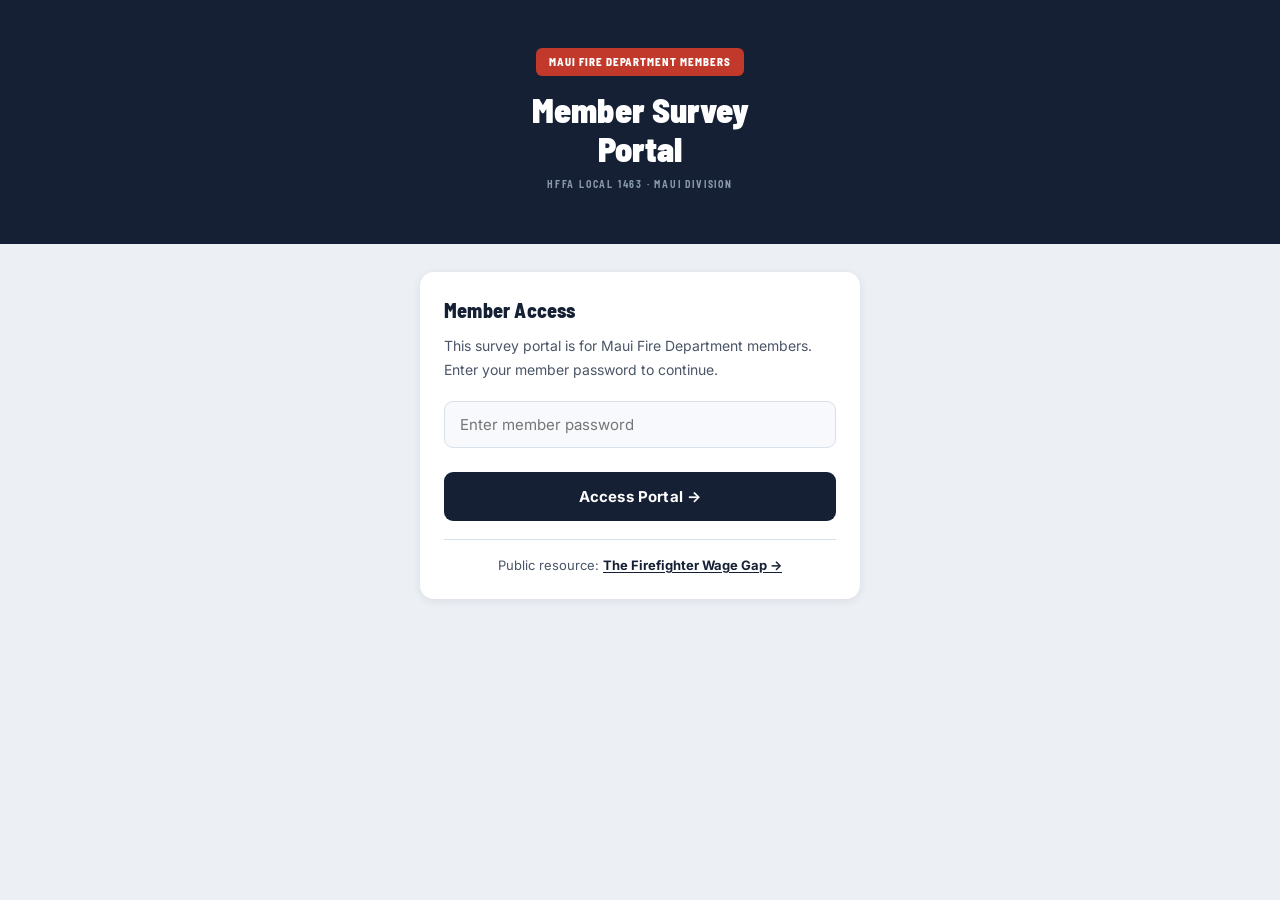
<file: index.html>
<!DOCTYPE html>
<html lang="en">
<head>
  <meta charset="UTF-8" />
  <meta name="viewport" content="width=device-width, initial-scale=1.0" />
  <title>Member Survey - HFFA Local 1463 Maui Division</title>
  <link rel="stylesheet" href="css/style.css" />
</head>
<body>

  <!-- ── PASSWORD GATE ── -->
  <div id="gate" class="gate-wrapper">
    <div class="gate-header">
      <div class="badge">Maui Fire Department Members</div>
      <h1>Member Survey<br>Portal</h1>
      <div class="org" style="margin-top:8px">HFFA Local 1463 · Maui Division</div>
    </div>
    <div class="gate-body">
      <div class="card">
        <h2>Member Access</h2>
        <p>This survey portal is for Maui Fire Department members. Enter your member password to continue.</p>
        <input type="password" id="pw-input" placeholder="Enter member password" onkeydown="if(event.key==='Enter') checkPw()" />
        <div id="pw-error" class="error-msg hidden">Incorrect password. Please try again.</div>
        <button class="btn btn-primary" style="width:100%;margin-top:12px" onclick="checkPw()">
          Access Portal →
        </button>
        <p style="text-align:center;margin:18px 0 0;padding-top:14px;border-top:1px solid var(--border);font-size:13px;color:var(--body)">
          Public resource: <a href="https://wages.mauifirepulse.com" target="_blank" rel="noopener" style="color:var(--navy);font-weight:700;text-decoration:underline;text-underline-offset:2px">The Firefighter Wage Gap →</a>
        </p>
      </div>
    </div>
  </div>

  <!-- ── HOME (after auth) ── -->
  <div id="main" class="hidden">

    <nav class="portal-nav" aria-label="Survey portal">
      <a href="index.html" aria-current="page">Home</a>
      <a href="survey.html">Ranked Survey</a>
      <a href="ff1-survey.html">FF I Survey</a>
      <a href="results.html">Live Results</a>
      <a href="survey_share.html">Share Results</a>
      <a href="cba.html">CBA Reference</a>
      <a href="https://wages.mauifirepulse.com" target="_blank" rel="noopener">Wage Gap</a>
    </nav>

    <header class="site-header">
      <div class="container">
        <div class="badge">All Members — Please Fill Out Your Survey</div>
        <h1>Rank-for-Rank Recall<br>Member Surveys</h1>
        <div class="org">HFFA Local 1463 · Maui Division</div>
        <p class="tagline">R4R affects everyone — not just ranked members. Choose your survey below.</p>
      </div>
    </header>

    <main class="container page-body">

      <!-- Survey choices -->
      <a href="survey.html" class="survey-choice survey-choice-ranked">
        <div class="survey-choice-label">Ranked Members</div>
        <div class="survey-choice-title">Firefighter II, FF III & Captain Survey →</div>
        <div class="survey-choice-sub">R4R hours, the apparatus restriction, the TA double standard, and proposed changes.</div>
      </a>

      <a href="ff1-survey.html" class="survey-choice survey-choice-ff1">
        <div class="survey-choice-label">Firefighter I</div>
        <div class="survey-choice-title">Firefighter I Survey →</div>
        <div class="survey-choice-sub">Your experience with R4R, crew safety, relocations, and whether the policy accounts for you.</div>
      </a>

      <!-- About section -->
      <div class="card" style="margin-top:8px">
        <h2>What these surveys are about</h2>
        <p>The CBA guarantees every ranked member 288 hours of R4R opportunity per fiscal year. The department's current policy restricts that recall to the same apparatus class only. Here is what that means in practice:</p>

        <div class="apparatus-chart">
          <div class="chart-header">
            <span>Apparatus</span>
            <span>Accessible R4R Counterparts</span>
          </div>
          <div id="chart-rows"></div>
          <div class="chart-legend">
            <span><strong style="color:var(--navy)">Bold</strong> = accessible under current restriction</span>
            <span style="color:var(--light)">/ total = exists but impractical</span>
          </div>
        </div>

        <p>Nearly every FF III and Captain was trained through engine companies at some point. A FF I can TA to FF III on almost any apparatus. R4R affects the whole crew — including FF Is who may be relocated when ranked members work back-12 shifts. Both voices matter.</p>
        <p style="margin-top:4px"><a href="cba.html" style="color:var(--navy);font-weight:700;text-decoration:underline;text-underline-offset:2px">Read the actual CBA language — R4R, Temporary Assignments & Substitution →</a></p>
      </div>

      <div class="notice-box notice-blue">
        <strong>Both surveys are completely anonymous.</strong> No names, badge numbers, or identifying information are collected or stored.
      </div>

      <p class="meta-text">Each survey takes about 5 minutes · Results are visible to all members</p>

    </main>
  </div>

  <script>
    const APPARATUS = [
      { name: "Engine",  accessible: 13, total: 14, note: null, zero: false },
      { name: "Tanker",  accessible: 3,  total: 7,  note: "3 at remote/off-island stations (Hana, Lanai, Molokai)", zero: false },
      { name: "BC Aid",  accessible: 5,  total: 6,  note: "Split 3 per battalion", zero: false },
      { name: "Ladder",  accessible: 1,  total: 2,  note: "Single counterpart on the other side of the island", zero: false },
      { name: "Hazmat",  accessible: 0,  total: 1,  note: "No counterparts exist anywhere in the county", zero: true },
      { name: "Rescue",  accessible: 0,  total: 1,  note: "No counterparts exist anywhere in the county", zero: true },
    ];

    async function checkPw() {
      const val = document.getElementById("pw-input").value.trim();
      const err = document.getElementById("pw-error");
      try {
        const res = await fetch("/api/results?check=1", { headers: { "x-member-pass": val } });
        if (res.ok) {
          sessionStorage.setItem("r4r_auth", "1");
          sessionStorage.setItem("r4r_pass", val);
          err.classList.add("hidden");
          showMain();
        } else {
          err.textContent = "Incorrect password. Please try again.";
          err.classList.remove("hidden");
          document.getElementById("pw-input").classList.add("input-error");
        }
      } catch {
        err.textContent = "Couldn't reach the server. Check your connection and try again.";
        err.classList.remove("hidden");
      }
    }

    function showMain() {
      document.getElementById("gate").classList.add("hidden");
      document.getElementById("main").classList.remove("hidden");
      buildChart();
    }

    function buildChart() {
      const MAX = 13;
      document.getElementById("chart-rows").innerHTML = APPARATUS.map((d) => {
        const pct   = d.accessible === 0 ? 2 : Math.round((d.accessible / MAX) * 100);
        const color = d.accessible === 0 ? "#C0392B" : "#162035";
        const opacity = d.accessible === 0 ? "0.35" : "1";
        const countHtml = d.accessible === 0
          ? `<span style="color:var(--red);font-weight:700">0</span>`
          : `<strong>${d.accessible}</strong><span class="of-total"> / ${d.total - 1}</span>`;
        return `<div class="chart-row ${d.zero ? "chart-row-zero" : ""}">
          <div class="chart-row-inner">
            <div class="chart-label">${d.name}</div>
            <div class="chart-bar-wrap"><div class="chart-bar" style="width:${pct}%;background:${color};opacity:${opacity}"></div></div>
            <div class="chart-count ${d.zero ? "zero" : ""}">${countHtml}</div>
          </div>
          ${d.note ? `<div class="chart-note">${d.note}</div>` : ""}
        </div>`;
      }).join("");
    }

    if (sessionStorage.getItem("r4r_auth") === "1") showMain();
  </script>
</body>
</html>
</file>
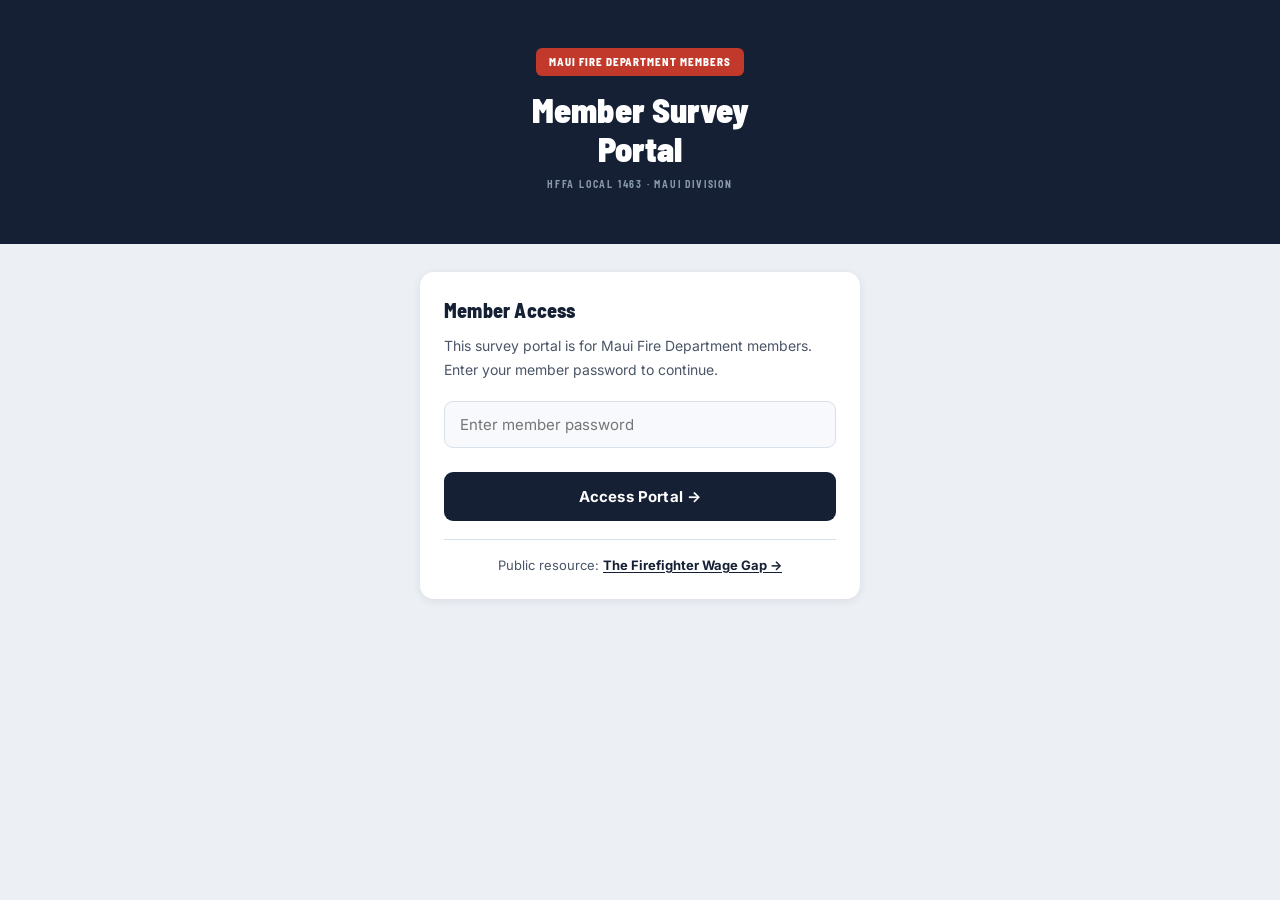
<file: cba.html>
<!DOCTYPE html>
<html lang="en">
<head>
  <meta charset="UTF-8" />
  <meta name="viewport" content="width=device-width, initial-scale=1.0" />
  <title>CBA Reference - HFFA Local 1463 Maui Division</title>
  <link rel="stylesheet" href="css/style.css" />
  <link rel="stylesheet" href="css/cba.css" />
  <script src="js/gate.js"></script>
</head>
<body>

  <a class="skip-link" href="#cba-main">Skip to content</a>

  <nav class="portal-nav" aria-label="Survey portal">
    <a href="index.html">Home</a>
    <a href="survey.html">Ranked Survey</a>
    <a href="ff1-survey.html">FF I Survey</a>
    <a href="results.html">Live Results</a>
    <a href="survey_share.html">Share Results</a>
    <a href="cba.html" aria-current="page">CBA Reference</a>
  </nav>

  <!-- ── HEADER ── -->
  <header class="site-header">
    <div class="container">
      <div class="badge">2021&ndash;2025 CBA</div>
      <h1>CBA Reference</h1>
      <div class="org">HFFA Local 1463 &middot; Maui Division</div>
    </div>
  </header>

  <!-- ── TABS ── -->
  <div class="cba-tabs container">
    <div class="cba-tablist" role="tablist" aria-label="CBA sections">
      <button class="cba-tab active" id="tab-r4r" role="tab" aria-selected="true" aria-controls="panel-r4r" tabindex="0" data-panel="r4r">
        <span class="cba-tab-code">R4R</span>
        <span class="cba-tab-label">Rank-for-Rank Recall</span>
      </button>
      <button class="cba-tab" id="tab-ta" role="tab" aria-selected="false" aria-controls="panel-ta" tabindex="-1" data-panel="ta">
        <span class="cba-tab-code">TA</span>
        <span class="cba-tab-label">Temporary Assignments</span>
      </button>
      <button class="cba-tab" id="tab-sub" role="tab" aria-selected="false" aria-controls="panel-sub" tabindex="-1" data-panel="sub">
        <span class="cba-tab-code">SUB</span>
        <span class="cba-tab-label">Substitution</span>
      </button>
    </div>
  </div>

  <main class="container page-body" id="cba-main">

    <!-- ═══ PANEL 1 — RANK-FOR-RANK RECALL ═══ -->
    <section class="cba-panel" id="panel-r4r" role="tabpanel" aria-labelledby="tab-r4r" tabindex="0">
      <div class="cba-hero">
        <span class="cba-hero-number" aria-hidden="true">27-A</span>
        <div>
          <p class="cba-eyebrow">Section 27-A</p>
          <h2 class="cba-title">Rank-for-Rank Recall</h2>
          <p class="cba-cite"><strong>2021&ndash;2025 HFFA CBA</strong> &nbsp;&middot;&nbsp; Unit 11 &ndash; Firefighters &nbsp;&middot;&nbsp; Pages 15&ndash;16</p>
        </div>
      </div>

      <div class="cba-block">
        <div class="cba-sub">
          <span class="cba-sub-letter" aria-hidden="true">A</span>
        </div>
        <div class="cba-indent">
          <span class="cba-eff">Effective July 1, 2014</span>
          <ol class="cba-numlist" role="list">
            <li>
              <span class="cba-num" aria-hidden="true">1</span>
              <p>The Employer and Union recognize the need to recall Employees on a rank-for-rank basis to prevent and avoid safety and morale problems. This section shall not interfere with management&rsquo;s right to manage and recall personnel in compliance with this Agreement and existing laws, rules and regulations. The application of Section 27 (Temporary Assignments) shall be modified to accommodate the Rank-for-Rank Recall programs for each jurisdiction.</p>
            </li>
            <li>
              <span class="cba-num" aria-hidden="true">2</span>
              <p>Eligible fire fighters shall be offered twelve (12) shifts (288 hours) per fiscal year via this program, with no premium payments directly related to overtime work such as, but not limited to, compensation for travel time to and from work and mileage reimbursement. All eligible fire fighters (Fire Fighter II, Fire Fighter III and Fire Captain for the Counties and Airport Fire Equipment Operator, Airport Fire Lieutenant and Airport Fire Captain for the State) shall notify the Fire Chief of their availability for this Rank-for-Rank Recall program as provided in the Rank-for-Rank Recall procedures. Failure to do so shall result in the waiver of the fire fighter&rsquo;s opportunity for this Rank-for-Rank Recall program. For purposes of this section, fire fighters participating in the recall program are not eligible for Temporary Change in Station Pay provided in Section 26 B.</p>
            </li>
            <li>
              <span class="cba-num" aria-hidden="true">3</span>
              <p>The Fire Chief or designee in each jurisdiction has the sole responsibility to assign rank-for-rank recall (Fire Fighter II, Fire Fighter III and Fire Captain for the Counties and Airport Fire Equipment Operator, Airport Fire Lieutenant and Airport Fire Captain for the State), and shall in good faith endeavor to assign such overtime work on a fair and equitable basis giving due consideration to operational requirements. Procedures to implement the Rank-for-Rank Recall program including proper and timely notification of availability and eligibility limitations for this program pursuant to 2. above shall be developed in good-faith consultation between the parties. There shall be no changes in the classifications covered by said policy and procedures.</p>
            </li>
            <li>
              <span class="cba-num" aria-hidden="true">4</span>
              <p>Each jurisdiction shall, in good faith, meet with the Union at least annually to monitor the costs, the operational efficiency, the equitable distribution of overtime among the various fire fighter ranks and to assess the viability of modifying, continuing or expanding this program prior to the expiration of the Unit 11 Agreement.</p>
            </li>
          </ol>
        </div>
      </div>

      <div class="cba-pagecite">
        <span>2021&ndash;2025 HFFA Collective Bargaining Agreement (CBA)</span>
        <span>Sec. 27-A &middot; Pages 15&ndash;16</span>
      </div>
    </section>

    <!-- ═══ PANEL 2 — TEMPORARY ASSIGNMENTS ═══ -->
    <section class="cba-panel" id="panel-ta" role="tabpanel" aria-labelledby="tab-ta" tabindex="0" hidden>
      <div class="cba-hero">
        <span class="cba-hero-number" aria-hidden="true">27</span>
        <div>
          <p class="cba-eyebrow">Section 27</p>
          <h2 class="cba-title">Temporary Assignments</h2>
          <p class="cba-cite"><strong>2021&ndash;2025 HFFA CBA</strong> &nbsp;&middot;&nbsp; Unit 11 &ndash; Firefighters &nbsp;&middot;&nbsp; Page 15</p>
        </div>
      </div>

      <div class="cba-block">
        <div class="cba-sub">
          <span class="cba-sub-letter" aria-hidden="true">A</span>
        </div>
        <div class="cba-indent">
          <p class="cba-text">Temporary assignments shall be made in accordance with existing laws, rules and regulations and as provided in this section. Temporary assignments shall be made on a rotating basis from among qualified regular Employees within the same company, unit or bureau; and who are on the same platoon as that in which the temporary assignment originates. If such Employees are unavailable then temporary assignment priority shall be given to qualified regular Employees on the same platoon who are within the same station; and after that the same division as that in which the temporary assignment originates. Thereafter, consideration shall be given to qualified regular Employees in the same station on other platoons before other qualified regular Employees are considered. Notwithstanding the foregoing to the contrary, Employees serving their twelve (12) month probationary period may be given temporary assignments in cases of extreme emergency.</p>
          <p class="cba-text">A qualified regular Employee shall mean an Employee who has demonstrated, through training, experience or performance, the ability to assume substantially all of the significant duties and responsibilities of the higher position as determined by the Employer or its designated representatives within the Fire Department.</p>
        </div>
      </div>

      <hr class="cba-divider" />

      <div class="cba-block">
        <div class="cba-sub">
          <span class="cba-sub-letter" aria-hidden="true">B</span>
          <span class="cba-sub-title">First-Line Fire Apparatus Having No Assigned and Compensated Operator.</span>
        </div>
        <div class="cba-indent">
          <p class="cba-text">When an Employee is assigned responsibility to service, check, prepare for response and operate (for non-emergency purposes) first-line fire apparatus having no assigned and compensated operator, such Employee shall receive an apparatus operator&rsquo;s differential of one (1) hour pay as though the Employee had been on a temporary assignment as an apparatus operator. In the event an Employee is required to operate such unassigned first-line fire apparatus in response to emergencies, the Employee shall be compensated as though a temporary assignment had been made for one (1) hour or from the time the Employee left the station until the time the Employee returned to the station including restoration time, whichever is greater. The respective Fire Chief or fire operations head in each jurisdiction shall, in consultation with the Union determine which first-line fire apparatuses in the respective jurisdiction have no assigned and compensated operator and which are to be covered by this provision [e.g., Hawaii - tankers; Maui - tanker on Molokai; Kauai - mini pumpers and rescue utility vehicle; State - squirt and mini pumper at HIA, Yankee Walter (3,000) at Keahole and Maui, Yankee Walter (1,500) at Hilo, Kauai, Molokai and Lanai].</p>
        </div>
      </div>

      <div class="cba-pagecite">
        <span>2021&ndash;2025 HFFA Collective Bargaining Agreement (CBA)</span>
        <span>Sec. 27 &middot; Page 15</span>
      </div>
    </section>

    <!-- ═══ PANEL 3 — SUBSTITUTION ═══ -->
    <section class="cba-panel" id="panel-sub" role="tabpanel" aria-labelledby="tab-sub" tabindex="0" hidden>
      <div class="cba-hero">
        <span class="cba-hero-number" aria-hidden="true">11</span>
        <div>
          <p class="cba-eyebrow">Section 11</p>
          <h2 class="cba-title">Substitution</h2>
          <p class="cba-cite"><strong>2021&ndash;2025 HFFA CBA</strong> &nbsp;&middot;&nbsp; Unit 11 &ndash; Firefighters &nbsp;&middot;&nbsp; Page 4</p>
        </div>
      </div>

      <div class="cba-block">
        <p class="cba-text">In conformance to the Fair Labor Standards Act (FLSA), 29 U.S.C. &sect;207(p)(3) and 29 CFR &sect;553.3, Employees may request to substitute for one another during scheduled work hours. Substitution or &ldquo;trading time&rdquo; may only take place between Employees performing work in the same capacity.</p>
        <p class="cba-text">For the purpose of this section, the terms below shall have the stated meaning:</p>
        <div class="cba-def">
          <div class="cba-def-row">
            <span class="cba-def-key">A.</span>
            <p class="cba-def-val">&ldquo;Same Capacity&rdquo; shall mean a qualified Employee (whether of the same or different rank) who is capable of performing the work of the person he or she is substituting for.</p>
          </div>
          <div class="cba-def-row">
            <span class="cba-def-key">B.</span>
            <p class="cba-def-val">&ldquo;Qualified Employee&rdquo; shall mean an Employee who has demonstrated, through training, experience or performance, the ability to assume substantially all of the significant duties and responsibilities of the position as determined by the Employer or its designated representatives within the Fire Department. Employees that substitute in positions that require specific certifications and/or licenses &ndash; i.e., Rescue, HAZMAT, Tiller Operator, etc. &ndash; must also possess those certifications to be eligible to substitute.</p>
          </div>
        </div>
      </div>

      <hr class="cba-divider" />

      <div class="cba-block">
        <p class="cba-text">The request shall demonstrate that there is an agreement to substitute or &ldquo;trade time&rdquo; between the Employees involved, that the agreement was made freely, without coercion and solely at the option of the Employees involved. The agreement shall also set forth where and when the work will be done. The request shall be approved by the department head or his or her designee prior to the work being done. The department may permit such substitutions if it does not interfere with normal departmental operations.</p>
        <p class="cba-text">The hours worked shall be excluded by the Employer in the calculation of the hours for which the substituting Employee would otherwise be entitled to overtime compensation under the FLSA, State law and/or any other applicable law. Where substitution or &ldquo;trading time&rdquo; takes place, the substituted Employee will still be credited as if he or she worked his or her normal work schedule. The substituting Employee will not be paid for the time he or she works the substituted Employee&rsquo;s normal work schedule. However, if after the substituted Employee&rsquo;s normal work schedule ends and the substituting Employee continues to work additional hours, it is the substituting Employee who shall be credited with such additional hours of work.</p>
      </div>

      <hr class="cba-divider" />

      <div class="cba-block">
        <p class="cba-text">As provided under the FLSA, the Employer is not required to keep a record of the hours of the substitute work. However, the Employer in consultation with the Union may elect to adopt procedures to keep a record of the hours of the substitute work.</p>
        <p class="cba-text">Under the FLSA, the Employer is not responsible in any way for ensuring that an Employee &ldquo;returns the substitution&rdquo; to the other Employee. At no time will the Employer be responsible for reimbursing or paying any money to an Employee who did not receive a &ldquo;returned substitution.&rdquo; Relieved or substituted Employees shall not engage in any work-related duties during the period of time they are relieved from work.</p>
      </div>

      <div class="cba-pagecite">
        <span>2021&ndash;2025 HFFA Collective Bargaining Agreement (CBA)</span>
        <span>Sec. 11 &middot; Page 4</span>
      </div>
    </section>

  </main>

  <script src="js/cba.js"></script>
</body>
</html>
</file>
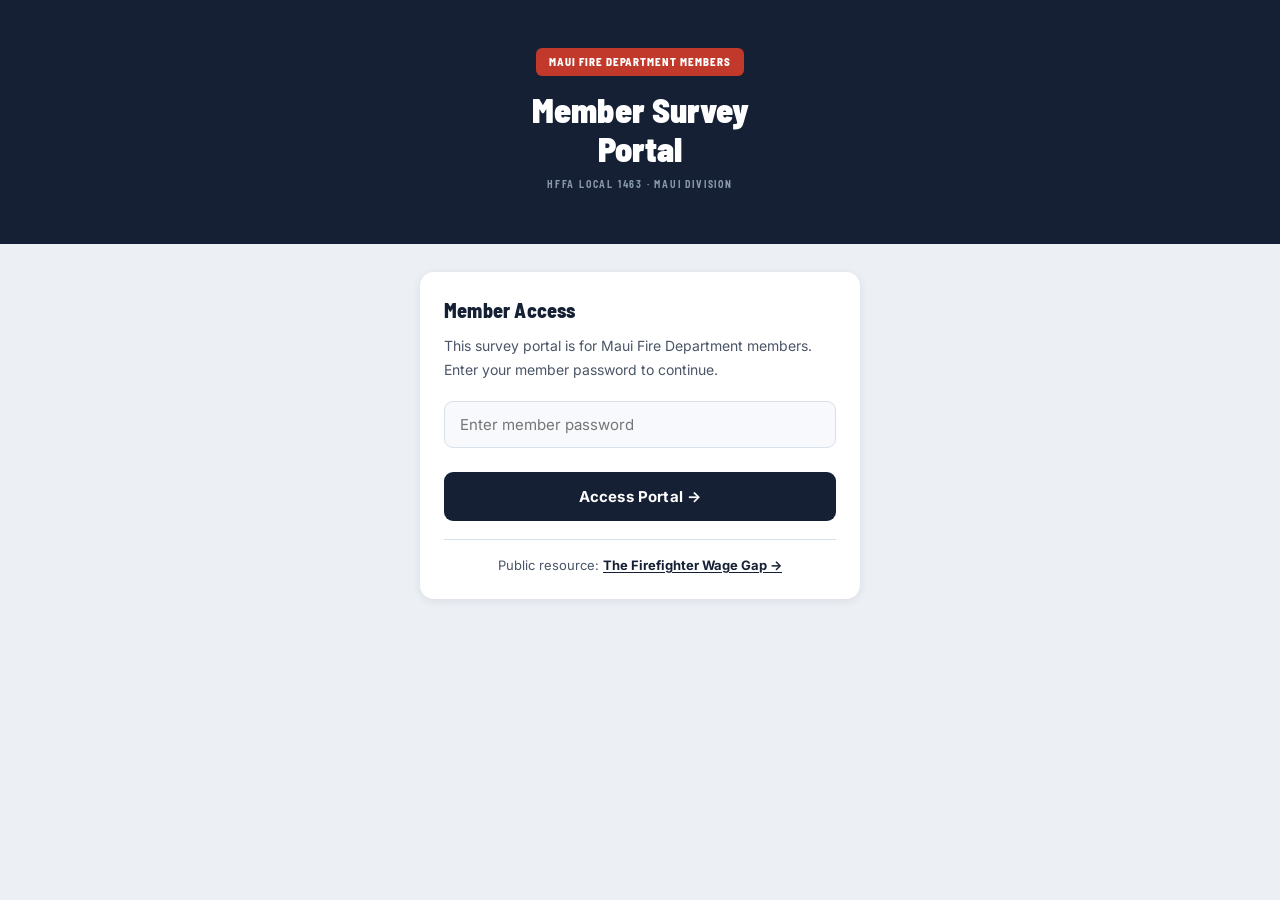
<file: ff1-survey.html>
<!DOCTYPE html>
<html lang="en">
<head>
  <meta charset="UTF-8" />
  <meta name="viewport" content="width=device-width, initial-scale=1.0" />
  <title>Firefighter I Survey - HFFA Local 1463</title>
  <link rel="stylesheet" href="css/style.css" />
  <script src="js/gate.js"></script>
</head>
<body>
  <div class="survey-wrapper ff1-survey">
    <div class="survey-header ff1-header">
      <div class="container">
        <div id="progress-bar" class="progress-bar"></div>
        <div id="section-counter" class="section-counter"></div>
        <h2 id="section-title"></h2>
        <p id="section-subtitle" class="section-subtitle"></p>
      </div>
    </div>
    <div id="survey-body" class="survey-body">
      <div class="container" style="padding-bottom:20px">
        <div id="questions-container"></div>
      </div>
    </div>
    <div class="survey-nav">
      <div class="container">
        <button id="back-btn" class="btn btn-outline" style="flex:0 0 auto;display:none" onclick="goBack()">← Back</button>
        <button id="next-btn" class="btn btn-teal" style="flex:1" onclick="goNext()" disabled>Next Section →</button>
      </div>
    </div>
  </div>
  <script src="js/ff1-survey.js"></script>
</body>
</html>
</file>
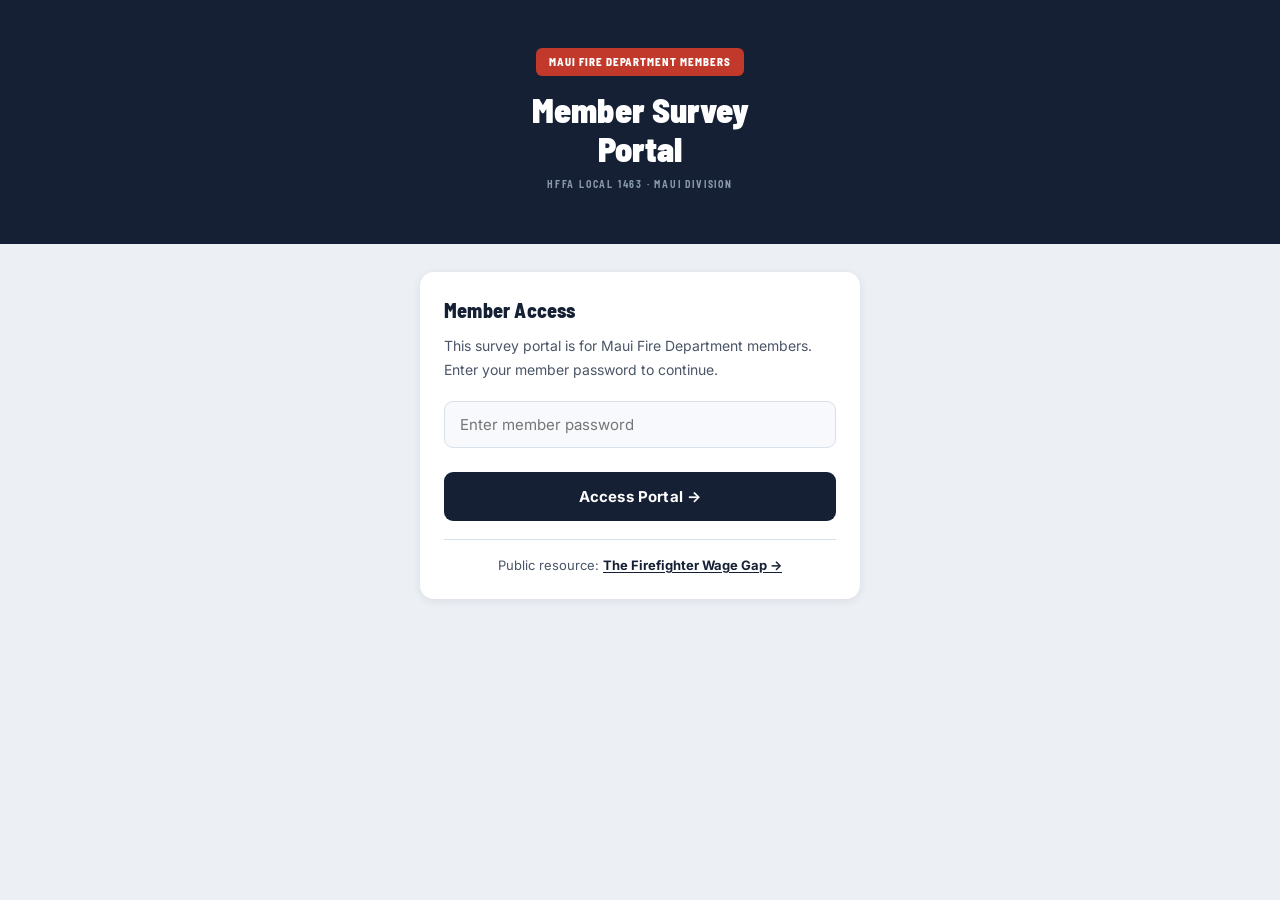
<file: survey.html>
<!DOCTYPE html>
<html lang="en">
<head>
  <meta charset="UTF-8" />
  <meta name="viewport" content="width=device-width, initial-scale=1.0" />
  <title>Ranked Member Survey - HFFA Local 1463</title>
  <link rel="stylesheet" href="css/style.css" />
  <script src="js/gate.js"></script>
</head>
<body>
  <div class="survey-wrapper">
    <div class="survey-header">
      <div class="container">
        <div id="progress-bar" class="progress-bar"></div>
        <div id="section-counter" class="section-counter"></div>
        <h2 id="section-title"></h2>
        <p id="section-subtitle" class="section-subtitle"></p>
      </div>
    </div>
    <div id="survey-body" class="survey-body">
      <div class="container" style="padding-bottom:20px">
        <div id="questions-container"></div>
      </div>
    </div>
    <div class="survey-nav">
      <div class="container">
        <button id="back-btn" class="btn btn-outline" style="flex:0 0 auto;display:none" onclick="goBack()">← Back</button>
        <button id="next-btn" class="btn btn-primary" style="flex:1" onclick="goNext()" disabled>Next Section →</button>
      </div>
    </div>
  </div>
  <script src="js/survey.js"></script>
</body>
</html>
</file>
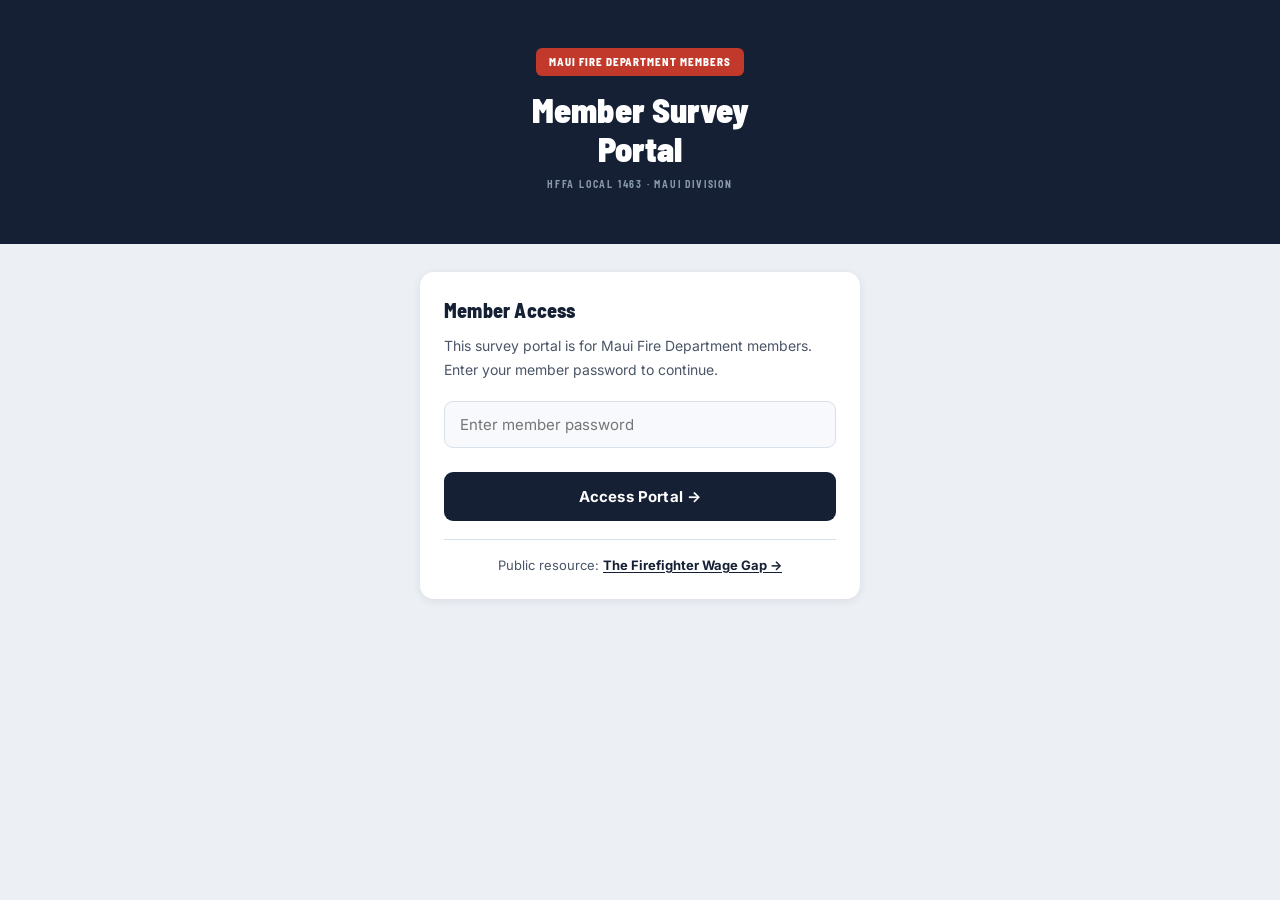
<file: survey_share.html>
<!DOCTYPE html>
<html lang="en">
<head>
<meta charset="UTF-8">
<meta name="viewport" content="width=device-width, initial-scale=1.0">
<title>Survey Results - HFFA Local 1463 Maui Division</title>
<script src="js/gate.js"></script>
<style>
  *, *::before, *::after { box-sizing: border-box; margin: 0; padding: 0; }

  :root {
    --bg:        #0d1117;
    --bg2:       #0f172a;
    --bg3:       #1e293b;
    --border:    #1e293b;
    --border2:   #334155;
    --text:      #f1f5f9;
    --muted:     #94a3b8;
    --dim:       #475569;
    --blue:      #3b82f6;
    --blue-dark: #1e3a8a;
    --blue-mid:  #1d4ed8;
    --blue-text: #93c5fd;
    --green:     #16a34a;
    --mono:      ui-monospace, 'SF Mono', Menlo, 'Cascadia Code', monospace;
    --sans:      'Inter', system-ui, -apple-system, sans-serif;
  }

  html, body {
    background: var(--bg);
    color: var(--text);
    font-family: var(--sans);
    min-height: 100vh;
    -webkit-font-smoothing: antialiased;
  }

  /* ── Portal nav bar (unified · clean · symmetrical · responsive) ── */
  .portal-nav {
    position: sticky; top: 0; z-index: 30;
    background: #0f172a; border-bottom: 2px solid var(--blue-mid);
    display: flex; flex-wrap: wrap; justify-content: center; align-items: center;
    gap: 6px; padding: 9px 14px;
  }
  .portal-nav a {
    font-family: var(--sans); font-size: 12.5px; font-weight: 700;
    letter-spacing: 0.04em; text-transform: uppercase; color: #94a3b8;
    padding: 8px 14px; border-radius: 8px; white-space: nowrap;
    text-decoration: none; transition: background 0.15s, color 0.15s;
  }
  .portal-nav a:hover { background: #1e293b; color: #fff; }
  .portal-nav a[aria-current="page"] { background: var(--blue-mid); color: #fff; }
  .portal-nav a:focus-visible { outline: 2px solid #fff; outline-offset: 2px; }
  @media (max-width: 560px) {
    .portal-nav { gap: 4px; padding: 8px 8px; }
    .portal-nav a { font-size: 11px; padding: 7px 9px; letter-spacing: 0.02em; }
  }

  /* ── Header ── */
  .header {
    background: var(--bg2);
    border-bottom: 1px solid var(--border);
    padding: 14px 16px;
  }
  .header-inner { max-width: 640px; margin: 0 auto; }
  .header-eyebrow {
    font-size: 10px;
    font-weight: 700;
    letter-spacing: 0.1em;
    text-transform: uppercase;
    color: var(--blue);
    margin-bottom: 2px;
  }
  .header-title {
    font-size: 16px;
    font-weight: 800;
    color: var(--text);
  }
  .header-sub {
    font-size: 11px;
    color: var(--dim);
    margin-top: 2px;
  }

  /* ── Tab bar ── */
  .tab-bar {
    background: var(--bg2);
    border-bottom: 1px solid var(--border);
    padding: 8px 16px;
  }
  .tab-bar-inner {
    max-width: 640px; margin: 0 auto;
    display: flex; gap: 6px;
    overflow-x: auto;
    -webkit-overflow-scrolling: touch;
    scrollbar-width: none;
  }
  .tab-bar-inner::-webkit-scrollbar { display: none; }

  .tab-btn {
    white-space: nowrap;
    background: transparent;
    border: none;
    color: var(--dim);
    font-size: 12px;
    font-weight: 600;
    font-family: var(--sans);
    padding: 6px 12px;
    border-radius: 6px;
    cursor: pointer;
    transition: background 0.15s, color 0.15s;
  }
  .tab-btn:hover { background: var(--bg3); color: var(--text); }
  .tab-btn.active { background: var(--blue-mid); color: #fff; }

  /* ── Content ── */
  .content {
    padding: 0 16px 64px;
    max-width: 640px;
    margin: 0 auto;
  }

  /* ── Version description row ── */
  .version-row {
    display: flex;
    align-items: center;
    justify-content: space-between;
    gap: 12px;
    margin-top: 16px;
    margin-bottom: 12px;
  }
  .version-label { font-size: 14px; font-weight: 700; color: var(--text); }
  .version-sub   { font-size: 11px; color: var(--muted); margin-top: 2px; }

  /* ── Copy button ── */
  .copy-btn {
    flex-shrink: 0;
    display: flex;
    align-items: center;
    gap: 7px;
    padding: 9px 16px;
    border-radius: 8px;
    border: none;
    background: var(--blue-mid);
    color: #fff;
    font-size: 13px;
    font-weight: 700;
    font-family: var(--sans);
    cursor: pointer;
    transition: background 0.2s;
  }
  .copy-btn:hover { background: var(--blue); }
  .copy-btn.copied { background: var(--green); }
  .copy-btn svg { flex-shrink: 0; }

  /* ── Section header ── */
  .section-header {
    font-size: 10px;
    font-weight: 700;
    text-transform: uppercase;
    letter-spacing: 0.1em;
    color: var(--dim);
    margin-top: 20px;
    margin-bottom: 8px;
    padding-bottom: 6px;
    border-bottom: 1px solid var(--border2);
  }

  /* ── Preview box ── */
  .preview-box {
    background: var(--bg2);
    border: 1px solid var(--border2);
    border-radius: 12px;
    overflow: hidden;
  }
  .preview-titlebar {
    display: flex;
    align-items: center;
    gap: 6px;
    padding: 10px 14px;
    border-bottom: 1px solid var(--border);
    background: rgba(30,41,59,0.5);
  }
  .dot { width: 8px; height: 8px; border-radius: 50%; }
  .dot-r { background: rgba(239,68,68,0.6); }
  .dot-y { background: rgba(234,179,8,0.6); }
  .dot-g { background: rgba(34,197,94,0.6); }
  .preview-titlebar-label { font-size: 11px; color: var(--dim); margin-left: 6px; }

  .preview-text {
    padding: 14px 16px;
    max-height: 420px;
    overflow-y: auto;
    font-family: var(--mono);
    font-size: 11.5px;
    line-height: 1.7;
    scrollbar-width: thin;
    scrollbar-color: var(--border2) transparent;
  }
  .preview-text::-webkit-scrollbar { width: 4px; }
  .preview-text::-webkit-scrollbar-track { background: transparent; }
  .preview-text::-webkit-scrollbar-thumb { background: var(--border2); border-radius: 4px; }

  .line { white-space: pre; display: block; }
  .line-sep     { color: #1d4ed8; }
  .line-header  { color: #fff; font-weight: 700; }
  .line-section { color: var(--blue-text); font-weight: 600; }
  .line-bullet  { color: #e2e8f0; }
  .line-normal  { color: var(--muted); }
  .line-empty   { height: 6px; display: block; }

  /* ── Meta row ── */
  .meta-row {
    display: flex;
    justify-content: space-between;
    margin-top: 6px;
    font-size: 11px;
    color: var(--dim);
  }

  /* ── How to share ── */
  .how-box {
    margin-top: 20px;
    background: var(--bg2);
    border: 1px solid var(--border2);
    border-radius: 12px;
    overflow: hidden;
  }
  .how-row {
    display: flex;
    gap: 12px;
    padding: 10px 16px;
    border-bottom: 1px solid var(--border);
    align-items: flex-start;
  }
  .how-row:last-child { border-bottom: none; }
  .how-app  { font-size: 11px; font-weight: 700; color: var(--blue-text); width: 110px; flex-shrink: 0; padding-top: 1px; }
  .how-desc { font-size: 11px; color: var(--muted); line-height: 1.5; }
</style>
</head>
<body>

<!-- Unified portal nav -->
<nav class="portal-nav" aria-label="Survey portal">
  <a href="index.html">Home</a>
  <a href="survey.html">Ranked Survey</a>
  <a href="ff1-survey.html">FF I Survey</a>
  <a href="results.html">Live Results</a>
  <a href="survey_share.html" aria-current="page">Share Results</a>
  <a href="cba.html">CBA Reference</a>
</nav>

<!-- Header -->
<div class="header">
  <div class="header-inner">
    <div class="header-eyebrow">HFFA Local 1463 · Maui Division</div>
    <div class="header-title">Survey Results — Share via Text</div>
    <div class="header-sub">Copy either version and paste into any app</div>
  </div>
</div>

<!-- Tab bar -->
<div class="tab-bar">
  <div class="tab-bar-inner">
    <button class="tab-btn active" onclick="switchVersion('member', this)">Member Text</button>
    <button class="tab-btn" onclick="switchVersion('mediation', this)">Mediation Reference</button>
  </div>
</div>

<!-- Content -->
<div class="content">

  <!-- Version row -->
  <div class="version-row">
    <div>
      <div class="version-label" id="version-label">Member Text</div>
      <div class="version-sub" id="version-sub">Short — good for group chat or iMessage</div>
    </div>
    <button class="copy-btn" id="copy-btn" onclick="copyText()">
      <svg width="14" height="14" viewBox="0 0 24 24" fill="none" stroke="currentColor" stroke-width="2" stroke-linecap="round" stroke-linejoin="round">
        <rect x="9" y="9" width="13" height="13" rx="2" ry="2"/>
        <path d="M5 15H4a2 2 0 0 1-2-2V4a2 2 0 0 1 2-2h9a2 2 0 0 1 2 2v1"/>
      </svg>
      Copy text
    </button>
  </div>

  <!-- Preview -->
  <div class="section-header">Preview</div>
  <div class="preview-box">
    <div class="preview-titlebar">
      <div class="dot dot-r"></div>
      <div class="dot dot-y"></div>
      <div class="dot dot-g"></div>
      <span class="preview-titlebar-label">plain text preview</span>
    </div>
    <div class="preview-text" id="preview-text"></div>
  </div>
  <div class="meta-row">
    <span id="char-count"></span>
    <span id="line-count"></span>
  </div>

  <!-- How to share -->
  <div class="how-box">
    <div class="section-header" style="margin: 0; padding: 10px 16px 8px; border-bottom: 1px solid var(--border);">How to share</div>
    <div class="how-row"><div class="how-app">iMessage / SMS</div><div class="how-desc">Tap Copy → open Messages → long press → Paste</div></div>
    <div class="how-row"><div class="how-app">GroupMe / Signal</div><div class="how-desc">Tap Copy → open app → paste into message field</div></div>
    <div class="how-row"><div class="how-app">Email</div><div class="how-desc">Tap Copy → paste into email body — mediation version works best here</div></div>
    <div class="how-row"><div class="how-app">WhatsApp</div><div class="how-desc">Tap Copy → open chat → long press text field → Paste</div></div>
  </div>

</div>

<script>
const TEXTS = {
  member: `HFFA Local 1463 – Maui Division
Member Survey Results (139 responses)

━━━━━━━━━━━━━━━━━━━━━
TOP PRIORITIES
━━━━━━━━━━━━━━━━━━━━━
1. Wages & step progression
   Ranked: 95%  |  FF I: 96%

2. Working hours / shift schedule
   Ranked: 56%  |  FF I: 58%

3. Rank-for-Rank Recall policy
   Ranked: 37%  |  FF I: 20%

4. Promotional process
   Ranked: 36%  |  FF I: 33%

5. Staffing / minimum manning
   Ranked: 31%  |  FF I: 31%

━━━━━━━━━━━━━━━━━━━━━
R4R – KEY NUMBERS
━━━━━━━━━━━━━━━━━━━━━
• 100% of ranked members have
  previously worked an engine

• 18% (15/84) wanted more hours
  but couldn't get them — apparatus
  restriction blocked them

• 50% of ranked said the restriction
  had some impact on R4R access

• 93% of ranked are aware the
  apparatus restriction exists

━━━━━━━━━━━━━━━━━━━━━
THE DOUBLE STANDARD
━━━━━━━━━━━━━━━━━━━━━
• 75% of FF Is (41/55) have TA'd
  to FFIII on a different apparatus

• 83% of ranked know cross-
  apparatus TA is already happening

• 69% of ranked say that same
  logic should apply to R4R

• Support expanding R4R across
  non-cert apparatus: 50%
  Oppose: 17%

━━━━━━━━━━━━━━━━━━━━━
FF I IMPACT
━━━━━━━━━━━━━━━━━━━━━
• 73% of FF Is relocated due to
  R4R at least once

• 69% say that relocation happened
  around 7:30pm

• 47% say they've been negatively
  impacted by the current policy

• 73% say the policy does not
  account for their impact

Results are anonymous.
Survey ran June 2026.
HFFA Local 1463 – Maui Division`,

  mediation: `HFFA LOCAL 1463 – MAUI DIVISION
BU-11 Member Survey — R4R Policy
139 Respondents (84 Ranked / 55 FF I)

━━━━━━━━━━━━━━━━━━━━━
MEMBER PRIORITIES
━━━━━━━━━━━━━━━━━━━━━
Wages & step progression:
  95.7% included in top 3
  78.4% ranked it their #1

R4R Recall policy:
  37% of ranked in top 3
  20% of FF I in top 3

━━━━━━━━━━━━━━━━━━━━━
APPARATUS RESTRICTION DATA
━━━━━━━━━━━━━━━━━━━━━
Awareness:
  93% of ranked are aware
  the restriction exists

Impact on R4R access (n=84):
  No impact:    50%  (42)
  Slight:       19%  (16)
  Moderate:     19%  (16)
  Significant:  10%   (8)
  Blocked all:   2%   (2)
  Any impact:   50% — 42/84

Cert apparatus members who
missed shifts (n=25 applicable):
  72% missed at least 1 shift

Wanted more hours but blocked:
  18% — 15/84 ranked members

━━━━━━━━━━━━━━━━━━━━━
THE DOUBLE STANDARD
━━━━━━━━━━━━━━━━━━━━━
FF I cross-apparatus TA:
  75% (41/55) TA'd to FFIII on
  a different apparatus
  96% (53/55) on any apparatus

Ranked — aware cross-apparatus
TA is already happening:
  83% — 70/84

Ranked — same logic for R4R?
  69% yes — 58/84
  17% no  — 14/84

All ranked previously on engine:
  100% — 84/84

━━━━━━━━━━━━━━━━━━━━━
PROPOSED CHANGE SUPPORT
━━━━━━━━━━━━━━━━━━━━━
Expand R4R across non-cert
apparatus (ranked, n=84):
  Support:   50%  (42)
  Neutral:   33%  (28)
  Oppose:    17%  (14)
  Net margin: +33 points

━━━━━━━━━━━━━━━━━━━━━
FF I DATA
━━━━━━━━━━━━━━━━━━━━━
Relocated due to R4R: 73% (40/55)
Relocated ~7:30pm:   69% (38/55)

Negatively impacted by policy:
  47% — 26/55

Policy accounts for FF I impact:
  73% say it does NOT — 40/55

Junior voice on policy:
  58% say less of a voice
  49% uncomfortable raising concerns

━━━━━━━━━━━━━━━━━━━━━
OPEN FEEDBACK THEMES
━━━━━━━━━━━━━━━━━━━━━
Ranked (61 responses):
  ~23 cross-apparatus / engine access
  ~14 remove or raise 288-hr cap
   ~8 qualification-based access
   ~6 bureau / 40-hr access to R4R
   ~4 consistent with TA rules
   ~9 no change / not a priority

FF I (37 responses):
  ~25 FF I R4R access (dominant)
   ~4 no change / not their issue
   ~5 process / timing / relo issues
   ~3 wages / OT as root concern

Survey ran June 2026.
HFFA Local 1463 – Maui Division`
};

const VERSIONS = {
  member:    { label: 'Member Text',          sub: 'Short — good for group chat or iMessage' },
  mediation: { label: 'Mediation Reference',  sub: 'Full breakdown — best for email or document' }
};

let currentVersion = 'member';

const SECTION_STARTS = [
  'TOP ', 'R4R –', 'THE D', 'FF I ', 'MEMBE', 'APPAR',
  'PROPO', 'OPEN ', 'Survey ran', 'BU-11', 'Wante', 'Cert '
];

function classifyLine(line) {
  if (line.startsWith('━'))                          return 'line-sep';
  if (line.startsWith('HFFA'))                       return 'line-header';
  if (SECTION_STARTS.some(s => line.startsWith(s))) return 'line-section';
  if (line.startsWith('•') || line.startsWith('  •')) return 'line-bullet';
  if (line.trim() === '')                            return 'line-empty';
  return 'line-normal';
}

function renderPreview(version) {
  const text  = TEXTS[version];
  const lines = text.split('\n');
  const el    = document.getElementById('preview-text');

  el.innerHTML = lines.map(line => {
    const cls = classifyLine(line);
    if (cls === 'line-empty') return `<span class="line line-empty"></span>`;
    const escaped = line.replace(/&/g,'&amp;').replace(/</g,'&lt;').replace(/>/g,'&gt;');
    return `<span class="line ${cls}">${escaped}</span>`;
  }).join('');

  document.getElementById('char-count').textContent = text.length.toLocaleString() + ' characters';
  document.getElementById('line-count').textContent  = lines.length + ' lines';
}

function switchVersion(version, btn) {
  currentVersion = version;
  document.querySelectorAll('.tab-btn').forEach(b => b.classList.remove('active'));
  btn.classList.add('active');
  document.getElementById('version-label').textContent = VERSIONS[version].label;
  document.getElementById('version-sub').textContent   = VERSIONS[version].sub;
  resetCopyBtn();
  renderPreview(version);
}

function resetCopyBtn() {
  const btn = document.getElementById('copy-btn');
  btn.classList.remove('copied');
  btn.innerHTML = `
    <svg width="14" height="14" viewBox="0 0 24 24" fill="none" stroke="currentColor" stroke-width="2" stroke-linecap="round" stroke-linejoin="round">
      <rect x="9" y="9" width="13" height="13" rx="2" ry="2"/>
      <path d="M5 15H4a2 2 0 0 1-2-2V4a2 2 0 0 1 2-2h9a2 2 0 0 1 2 2v1"/>
    </svg>
    Copy text`;
}

function copyText() {
  navigator.clipboard.writeText(TEXTS[currentVersion]).then(() => {
    const btn = document.getElementById('copy-btn');
    btn.classList.add('copied');
    btn.innerHTML = `
      <svg width="14" height="14" viewBox="0 0 24 24" fill="none" stroke="currentColor" stroke-width="3" stroke-linecap="round" stroke-linejoin="round">
        <polyline points="20 6 9 17 4 12"/>
      </svg>
      Copied!`;
    setTimeout(resetCopyBtn, 2500);
  }).catch(() => {
    // Fallback for older browsers
    const ta = document.createElement('textarea');
    ta.value = TEXTS[currentVersion];
    ta.style.position = 'fixed';
    ta.style.opacity = '0';
    document.body.appendChild(ta);
    ta.select();
    document.execCommand('copy');
    document.body.removeChild(ta);
    const btn = document.getElementById('copy-btn');
    btn.classList.add('copied');
    btn.innerHTML = `<svg width="14" height="14" viewBox="0 0 24 24" fill="none" stroke="currentColor" stroke-width="3" stroke-linecap="round" stroke-linejoin="round"><polyline points="20 6 9 17 4 12"/></svg> Copied!`;
    setTimeout(resetCopyBtn, 2500);
  });
}

// Init
renderPreview('member');
</script>
</body>
</html>
</file>
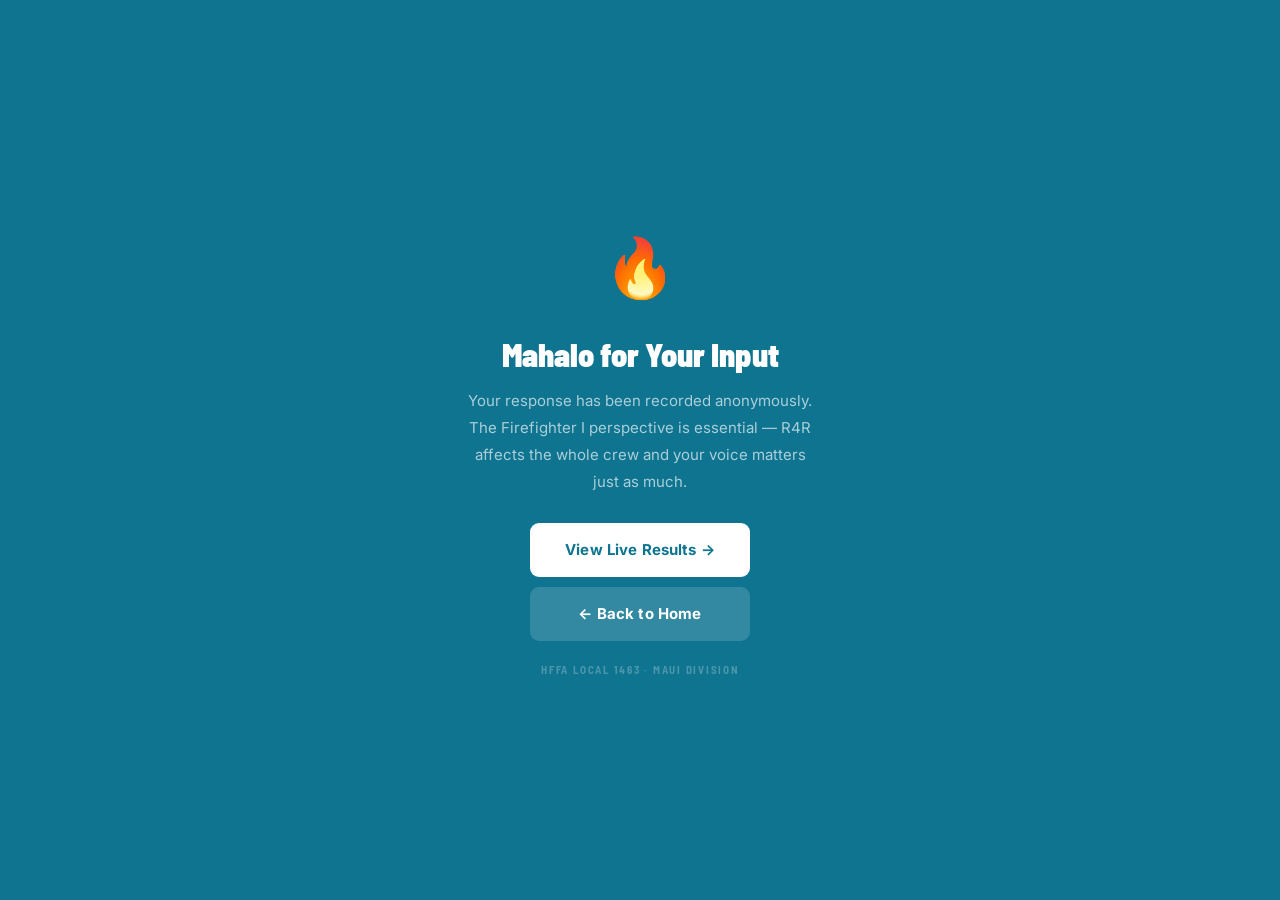
<file: thanks-ff1.html>
<!DOCTYPE html>
<html lang="en">
<head>
  <meta charset="UTF-8" />
  <meta name="viewport" content="width=device-width, initial-scale=1.0" />
  <title>Mahalo - HFFA Local 1463</title>
  <link rel="stylesheet" href="css/style.css" />
</head>
<body>
  <div class="thanks-wrapper ff1-thanks">
    <div class="thanks-emoji">🔥</div>
    <h1>Mahalo for Your Input</h1>
    <p>Your response has been recorded anonymously. The Firefighter I perspective is essential — R4R affects the whole crew and your voice matters just as much.</p>
    <a href="results.html" class="btn btn-primary" style="min-width:220px;background:#fff;color:var(--teal)">View Live Results →</a>
    <a href="index.html" class="btn" style="min-width:220px;margin-top:10px;text-align:center;display:block;background:rgba(255,255,255,0.15);color:#fff">← Back to Home</a>
    <div class="thanks-footer">HFFA Local 1463 · Maui Division</div>
  </div>
</body>
</html>
</file>
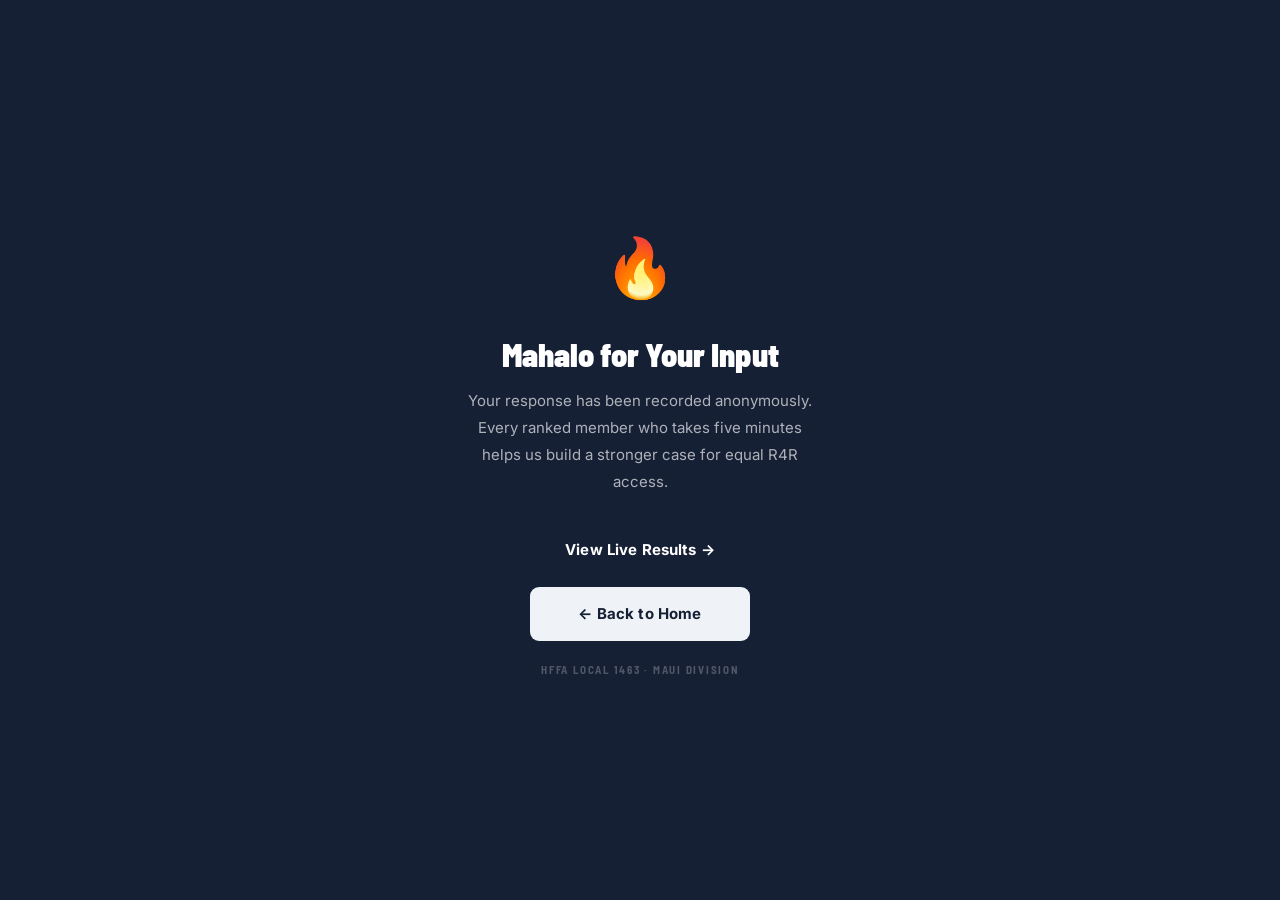
<file: thanks.html>
<!DOCTYPE html>
<html lang="en">
<head>
  <meta charset="UTF-8" />
  <meta name="viewport" content="width=device-width, initial-scale=1.0" />
  <title>Mahalo - HFFA Local 1463</title>
  <link rel="stylesheet" href="css/style.css" />
</head>
<body>
  <div class="thanks-wrapper">
    <div class="thanks-emoji">🔥</div>
    <h1>Mahalo for Your Input</h1>
    <p>Your response has been recorded anonymously. Every ranked member who takes five minutes helps us build a stronger case for equal R4R access.</p>
    <a href="results.html" class="btn btn-primary" style="min-width:220px">View Live Results →</a>
    <a href="index.html" class="btn btn-secondary" style="min-width:220px;margin-top:10px;text-align:center;display:block">← Back to Home</a>
    <div class="thanks-footer">HFFA Local 1463 · Maui Division</div>
  </div>
</body>
</html>
</file>
<file: css/style.css>
/* ── First Due Theme — HFFA Local 1463 Maui Division ─────────────────────────
   Fonts: Barlow Semi Condensed (headers/labels) + Inter (body/questions/buttons)
   Palette: Navy #162035 · Red #C0392B · Teal #0E7490 · Warm slate background
──────────────────────────────────────────────────────────────────────────── */

@import url('https://fonts.googleapis.com/css2?family=Barlow+Semi+Condensed:wght@600;700;800;900&family=Inter:wght@400;500;600;700;800&display=swap');

:root {
  /* Colors */
  --navy:    #162035;
  --navy2:   #1E2E4A;
  --red:     #C0392B;
  --teal:    #0E7490;
  --bg:      #ECF0F5;
  --card:    #FFFFFF;
  --text:    #1E293B;
  --body:    #4A5568;
  --light:   #7A8FA6;
  --border:  #D8E0EA;
  --lgray:   #EFF2F6;
  --input-bg:#F7F9FC;
  --blue-bg: #EFF6FF;
  --blue-bd: #BFDBFE;
  --blue-tx: #1D4ED8;
  --teal-bg: #ECFEFF;
  --teal-bd: #A5F3FC;
  --green:   #16A34A;
  --radius:  14px;
  --radius-sm: 9px;
  --shadow:  0 2px 8px rgba(22,32,53,0.09);
  --shadow-sm: 0 1px 3px rgba(22,32,53,0.07);

  /* Fonts */
  --font-head: 'Barlow Semi Condensed', system-ui, sans-serif;
  --font-body: 'Inter', system-ui, -apple-system, sans-serif;
}

*, *::before, *::after { box-sizing: border-box; margin: 0; padding: 0; }
html { font-size: 16px; -webkit-text-size-adjust: 100%; }

body {
  font-family: var(--font-body);
  font-size: 15px;
  background: var(--bg);
  color: var(--text);
  min-height: 100vh;
  line-height: 1.6;
  -webkit-font-smoothing: antialiased;
  -moz-osx-font-smoothing: grayscale;
}

a { color: inherit; text-decoration: none; }

/* ── Layout ── */
.container { max-width: 620px; margin: 0 auto; padding: 0 20px; }
.page-body { padding: 24px 20px 56px; }

/* ── Site Header ── */
.site-header { background: var(--navy); padding: 36px 24px 30px; }
.site-header .container { padding: 0; }

.badge {
  display: inline-block; background: var(--red); color: #fff;
  font-family: var(--font-head); font-size: 11px; font-weight: 800;
  letter-spacing: 0.09em; text-transform: uppercase;
  padding: 5px 13px; border-radius: 6px; margin-bottom: 14px;
}
.badge-ff1 { background: var(--teal); }

.site-header h1 {
  font-family: var(--font-head); color: #fff;
  font-size: 34px; font-weight: 900; line-height: 1.1; margin-bottom: 6px;
}
.org {
  font-family: var(--font-head); font-size: 10px; font-weight: 700;
  color: #8899AA; letter-spacing: 0.18em; text-transform: uppercase; margin-bottom: 12px;
}
.tagline { color: #8899AA; font-size: 14px; line-height: 1.7; font-weight: 400; }

/* ── Cards ── */
.card {
  background: var(--card); border-radius: var(--radius);
  padding: 22px 24px; box-shadow: var(--shadow); margin-bottom: 14px;
}
.card h2 {
  font-family: var(--font-head); font-size: 17px; font-weight: 800;
  color: var(--navy); margin-bottom: 10px; letter-spacing: 0.01em;
}
.card p { font-size: 14px; color: var(--body); line-height: 1.8; margin-bottom: 10px; font-weight: 400; }
.card p:last-child { margin-bottom: 0; }

/* ── Notices ── */
.notice-box {
  border-radius: var(--radius-sm); padding: 13px 16px;
  font-size: 13px; font-weight: 500; line-height: 1.65; margin-bottom: 20px;
}
.notice-blue { background: var(--blue-bg); border: 1.5px solid var(--blue-bd); color: var(--blue-tx); }
.notice-teal { background: var(--teal-bg); border: 1.5px solid var(--teal-bd); color: var(--teal); }

/* ── Buttons ── */
.btn {
  display: inline-block; border: none; border-radius: var(--radius-sm);
  padding: 15px 24px; font-family: var(--font-body); font-size: 15px;
  font-weight: 700; cursor: pointer; text-align: center;
  transition: opacity 0.15s, transform 0.1s; letter-spacing: 0.01em;
}
.btn:hover { opacity: 0.92; }
.btn:active { transform: scale(0.98); }
.btn:disabled { opacity: 0.4; cursor: default; transform: none; }

.btn-primary { background: var(--navy); color: #fff; }
.btn-teal    { background: var(--teal); color: #fff; }
.btn-secondary { background: var(--lgray); color: var(--navy); }
.btn-outline { background: transparent; border: 1.5px solid var(--border); color: var(--body); }
.btn-large { width: 100%; padding: 17px; font-size: 16px; margin-bottom: 12px; display: block; }

/* ── Inputs ── */
input[type="password"], input[type="text"], textarea {
  width: 100%; border: 1.5px solid var(--border); border-radius: var(--radius-sm);
  padding: 13px 15px; font-size: 15px; font-family: var(--font-body);
  color: var(--text); background: var(--input-bg); outline: none;
  transition: border-color 0.15s, box-shadow 0.15s;
}
input[type="password"]:focus, input[type="text"]:focus, textarea:focus {
  border-color: var(--navy); box-shadow: 0 0 0 3px rgba(22,32,53,0.1);
}
input.input-error { border-color: var(--red); }
textarea { resize: vertical; line-height: 1.65; }

/* ── Messages ── */
.error-msg { font-size: 13px; font-weight: 600; color: var(--red); margin-top: 8px; }
.hidden { display: none !important; }
.meta-text { font-size: 13px; color: var(--light); text-align: center; margin-top: 8px; font-weight: 500; }

/* ── Gate Page ── */
.gate-wrapper { min-height: 100vh; display: flex; flex-direction: column; }
.gate-header { background: var(--navy); padding: 48px 24px 40px; text-align: center; }
.gate-header h1 {
  font-family: var(--font-head); color: #fff;
  font-size: 34px; font-weight: 900; line-height: 1.15; margin-bottom: 8px;
}
.gate-body { flex: 1; display: flex; align-items: flex-start; justify-content: center; padding: 28px 20px; }
.gate-body .card { width: 100%; max-width: 440px; }
.gate-body h2 {
  font-family: var(--font-head); font-size: 20px; font-weight: 800;
  color: var(--navy); margin-bottom: 8px;
}
.gate-body p { font-size: 14px; color: var(--body); margin-bottom: 18px; line-height: 1.75; }
.gate-body input { margin-bottom: 12px; }

/* ── Survey choice cards ── */
.survey-choice {
  display: block; border-radius: var(--radius); padding: 22px 24px;
  margin-bottom: 12px; cursor: pointer; text-decoration: none;
  transition: opacity 0.15s, transform 0.1s;
}
.survey-choice:hover { opacity: 0.93; transform: translateY(-1px); }
.survey-choice:active { transform: translateY(0); }
.survey-choice-ranked { background: var(--navy); }
.survey-choice-ff1    { background: var(--teal); }
.survey-choice-label {
  font-family: var(--font-head); font-size: 11px; font-weight: 800;
  letter-spacing: 0.12em; text-transform: uppercase; color: rgba(255,255,255,0.5);
  margin-bottom: 4px;
}
.survey-choice-title {
  font-family: var(--font-head); font-size: 20px; font-weight: 800;
  color: #fff; margin-bottom: 4px; letter-spacing: 0.01em;
}
.survey-choice-sub { font-size: 13px; font-weight: 400; color: rgba(255,255,255,0.65); line-height: 1.55; }

/* ── Apparatus Chart ── */
.apparatus-chart { border: 1.5px solid var(--border); border-radius: 10px; overflow: hidden; margin: 16px 0; }
.chart-header { background: var(--navy); display: flex; justify-content: space-between; padding: 9px 14px; }
.chart-header span { font-family: var(--font-head); font-size: 11px; font-weight: 800; color: #fff; text-transform: uppercase; letter-spacing: 0.1em; }
.chart-header span:last-child { color: #8899AA; font-size: 10px; }
.chart-row { padding: 10px 14px; border-bottom: 1px solid #EDF0F5; }
.chart-row:nth-child(even) { background: #F8FAFC; }
.chart-row:last-child { border-bottom: none; }
.chart-row.chart-row-zero { background: #FEF2F2; }
.chart-row-inner { display: flex; align-items: center; gap: 10px; }
.chart-label { width: 54px; font-size: 12px; font-weight: 800; flex-shrink: 0; color: var(--navy); font-family: var(--font-head); letter-spacing: 0.02em; }
.chart-row-zero .chart-label { color: var(--red); }
.chart-bar-wrap { flex: 1; background: #E2E8F0; border-radius: 4px; height: 9px; overflow: hidden; }
.chart-bar { height: 9px; border-radius: 4px; transition: width 0.5s ease; }
.chart-count { font-size: 12px; font-weight: 700; color: var(--text); white-space: nowrap; flex-shrink: 0; min-width: 54px; text-align: right; }
.chart-count .of-total { font-weight: 400; color: var(--light); font-size: 11px; }
.chart-count.zero { color: var(--red); font-weight: 800; }
.chart-note { font-size: 11px; color: var(--light); font-style: italic; padding-left: 64px; margin-top: 3px; line-height: 1.4; }
.chart-row-zero .chart-note { color: #E57373; }
.chart-legend { background: var(--lgray); padding: 7px 14px; display: flex; gap: 16px; flex-wrap: wrap; }
.chart-legend span { font-size: 11px; color: var(--light); }

/* ── Survey Wrapper ── */
.survey-wrapper { display: flex; flex-direction: column; height: 100vh; }

/* Survey Header */
.survey-header { background: var(--navy); padding: 18px 20px 22px; flex-shrink: 0; }
.survey-header.ff1-header { background: var(--teal); }
.survey-header .container { padding: 0; }

.progress-bar { display: flex; gap: 4px; margin-bottom: 16px; }
.progress-seg { flex: 1; height: 4px; border-radius: 2px; background: rgba(255,255,255,0.15); transition: background 0.3s; }
.progress-seg.active { background: var(--red); }
.ff1-header .progress-seg.active { background: rgba(255,255,255,0.9); }

.section-counter {
  font-family: var(--font-head); font-size: 11px; font-weight: 700;
  color: rgba(255,255,255,0.45); letter-spacing: 0.14em; text-transform: uppercase; margin-bottom: 4px;
}
.survey-header h2 {
  font-family: var(--font-head); color: #fff;
  font-size: 26px; font-weight: 900; line-height: 1.15; margin-bottom: 6px;
}
.section-subtitle { color: rgba(255,255,255,0.6); font-size: 13px; line-height: 1.55; font-weight: 400; }
.ff1-header .section-subtitle { color: rgba(255,255,255,0.65); }

.survey-body { flex: 1; overflow-y: auto; padding: 18px 16px 12px; }

/* Bottom nav */
.survey-nav { flex-shrink: 0; background: #fff; border-top: 1px solid var(--border); padding: 14px 20px; }
.survey-nav .container { display: flex; gap: 10px; padding: 0; }

/* ── Question Cards ── */
.q-card {
  background: var(--card); border-radius: var(--radius);
  padding: 20px 20px 22px; margin-bottom: 14px; box-shadow: var(--shadow-sm);
  border: 1px solid rgba(216,224,234,0.6);
}
.q-text {
  font-size: 15px; font-weight: 600; color: var(--text);
  line-height: 1.6; margin-bottom: 16px; letter-spacing: -0.01em;
}
.q-required { color: var(--red); }

/* Pill options */
.pill-group { display: flex; flex-wrap: wrap; gap: 9px; }

.pill-btn {
  padding: 10px 15px; border-radius: var(--radius-sm);
  border: 1.5px solid var(--border); background: var(--input-bg);
  color: var(--text); font-size: 14px; font-weight: 500;
  cursor: pointer; font-family: var(--font-body); line-height: 1.45;
  text-align: left; transition: all 0.12s;
}
.pill-btn:hover { border-color: #94A3B8; background: #F1F4F8; }
.pill-btn.selected {
  border: 2px solid var(--navy); background: var(--navy);
  color: #fff; font-weight: 700;
}
.ff1-survey .pill-btn.selected { border-color: var(--teal); background: var(--teal); }

/* Multi select */
.multi-hint { font-size: 12px; color: var(--light); font-style: italic; margin-bottom: 11px; font-weight: 500; }

.multi-btn {
  display: flex; align-items: center; gap: 9px; padding: 10px 15px;
  border-radius: var(--radius-sm); border: 1.5px solid var(--border);
  background: var(--input-bg); color: var(--text); font-size: 14px;
  font-weight: 500; cursor: pointer; font-family: var(--font-body);
  line-height: 1.45; text-align: left; transition: all 0.12s;
}
.multi-btn:hover { border-color: #94A3B8; background: #F1F4F8; }
.multi-btn.selected {
  border: 2px solid var(--navy); background: var(--navy);
  color: #fff; font-weight: 700;
}
.ff1-survey .multi-btn.selected { border-color: var(--teal); background: var(--teal); }

.checkbox-box {
  width: 16px; height: 16px; border-radius: 4px;
  border: 1.5px solid #94A3B8; background: transparent;
  display: flex; align-items: center; justify-content: center;
  font-size: 11px; font-weight: 900; color: #fff; flex-shrink: 0; transition: all 0.12s;
}
.multi-btn.selected .checkbox-box { background: var(--red); border-color: var(--red); }

/* Scale */
.scale-group { display: grid; grid-template-columns: repeat(5, 1fr); gap: 5px; }

.scale-btn {
  padding: 11px 4px; border-radius: var(--radius-sm);
  border: 1.5px solid var(--border); background: var(--input-bg);
  color: var(--text); font-size: 12px; font-weight: 600;
  cursor: pointer; font-family: var(--font-body); text-align: center;
  line-height: 1.3; transition: all 0.12s;
}
.scale-btn:hover { border-color: #94A3B8; background: #F1F4F8; }
.scale-btn.selected {
  border: 2px solid var(--navy); background: var(--navy);
  color: #fff; font-weight: 700;
}
.ff1-survey .scale-btn.selected { border-color: var(--teal); background: var(--teal); }

.scale-selected-label {
  margin-top: 9px; font-size: 13px; font-weight: 700;
  color: var(--navy); min-height: 20px;
}

/* ── Results Header ── */
.results-header { background: var(--navy); padding: 20px 24px 18px; }
.results-header .container { padding: 0; }
.results-header h1 {
  font-family: var(--font-head); color: #fff;
  font-size: 26px; font-weight: 900; margin-bottom: 2px;
}
.results-meta { font-size: 12px; color: #8899AA; margin-top: 6px; font-weight: 500; }
.results-meta a { color: #60A5FA; text-decoration: underline; }

/* Summary strip */
.summary-strip { display: flex; gap: 10px; margin-bottom: 14px; }
.summary-card { flex: 1; border-radius: var(--radius); padding: 16px 18px; color: #fff; }
.summary-card.ranked-card { background: var(--navy); }
.summary-card.ff1-card    { background: var(--teal); }
.summary-card.total-card-sm { background: #374151; }
.summary-number { font-family: var(--font-head); font-size: 38px; font-weight: 900; line-height: 1; }
.summary-label { font-size: 12px; font-weight: 600; color: rgba(255,255,255,0.6); margin-top: 4px; }

.refresh-btn {
  background: rgba(255,255,255,0.1); border: none; color: #fff; border-radius: 8px;
  padding: 9px 14px; font-size: 13px; font-weight: 600; cursor: pointer;
  font-family: var(--font-body); transition: background 0.15s;
}
.refresh-btn:hover { background: rgba(255,255,255,0.18); }

/* Results blocks */
.results-block {
  background: var(--card); border-radius: var(--radius);
  padding: 20px 22px; margin-bottom: 12px; box-shadow: var(--shadow-sm);
  border: 1px solid rgba(216,224,234,0.5);
}
.block-title {
  font-family: var(--font-head); font-size: 12px; font-weight: 900;
  color: var(--navy); text-transform: uppercase; letter-spacing: 0.12em;
  padding-bottom: 10px; margin-bottom: 16px; border-bottom: 2px solid var(--lgray);
}

.result-group { margin-bottom: 24px; }
.result-label {
  font-size: 12px; font-weight: 700; color: var(--text);
  text-transform: uppercase; letter-spacing: 0.07em; margin-bottom: 10px;
}
.multi-note { font-weight: 400; font-size: 11px; color: var(--light); font-style: italic; text-transform: none; letter-spacing: 0; }

.result-row { margin-bottom: 10px; }
.result-row-top { display: flex; justify-content: space-between; align-items: baseline; margin-bottom: 4px; gap: 8px; }
.result-row-option { font-size: 13px; font-weight: 500; color: var(--text); line-height: 1.4; flex: 1; }
.result-row-count { font-size: 12px; font-weight: 700; color: var(--navy); white-space: nowrap; }
.result-row-count .pct { font-weight: 400; color: var(--light); }

.bar-bg { background: #E2E8F0; border-radius: 3px; height: 8px; }
.bar-fill { height: 8px; border-radius: 3px; transition: width 0.5s ease; }
.bar-fill-navy { background: var(--navy); }
.bar-fill-teal { background: var(--teal); }

.no-data { font-size: 13px; color: var(--light); font-style: italic; font-weight: 500; }

/* ── Comparison Block ── */
.comparison-block {
  background: var(--card); border-radius: var(--radius);
  padding: 20px 22px; margin-bottom: 14px; box-shadow: var(--shadow);
  border: 1px solid rgba(216,224,234,0.5);
}
.comparison-title {
  font-family: var(--font-head); font-size: 12px; font-weight: 900;
  color: #374151; text-transform: uppercase; letter-spacing: 0.12em;
  padding-bottom: 10px; margin-bottom: 8px; border-bottom: 2px solid var(--lgray);
}
.comparison-legend { display: flex; gap: 16px; margin-bottom: 18px; flex-wrap: wrap; }
.legend-item { display: flex; align-items: center; gap: 7px; font-size: 13px; font-weight: 600; color: var(--text); }
.legend-dot { width: 11px; height: 11px; border-radius: 2px; flex-shrink: 0; }
.legend-dot-navy { background: var(--navy); }
.legend-dot-teal  { background: var(--teal); }

.priority-row { margin-bottom: 18px; }
.priority-name { font-size: 14px; font-weight: 600; color: var(--text); margin-bottom: 9px; line-height: 1.4; }
.priority-bar-row { display: flex; align-items: center; gap: 9px; margin-bottom: 5px; }
.priority-bar-label { font-family: var(--font-head); font-size: 11px; font-weight: 800; width: 54px; flex-shrink: 0; text-transform: uppercase; letter-spacing: 0.06em; }
.priority-bar-label.ranked-label { color: var(--navy); }
.priority-bar-label.ff1-label    { color: var(--teal); }
.priority-bar-track { flex: 1; background: #E2E8F0; border-radius: 3px; height: 9px; }
.priority-bar-fill { height: 9px; border-radius: 3px; transition: width 0.5s ease; min-width: 2px; }
.priority-pct { font-size: 12px; font-weight: 700; min-width: 38px; text-align: right; flex-shrink: 0; }
.priority-pct.ranked-pct { color: var(--navy); }
.priority-pct.ff1-pct    { color: var(--teal); }

/* Text responses */
.text-response {
  background: var(--input-bg); border-left: 3px solid var(--navy);
  padding: 11px 15px; margin-bottom: 9px; border-radius: 0 7px 7px 0;
  font-size: 14px; color: var(--text); line-height: 1.7; font-weight: 400;
}
.text-response.ff1-response { border-left-color: var(--teal); }

/* Loading */
.loading { text-align: center; padding: 60px 20px; color: var(--light); font-size: 15px; font-weight: 500; }

/* ── Thanks Page ── */
.thanks-wrapper {
  min-height: 100vh; background: var(--navy);
  display: flex; flex-direction: column; align-items: center; justify-content: center;
  padding: 24px; text-align: center;
}
.thanks-wrapper.ff1-thanks { background: var(--teal); }
.thanks-emoji { font-size: 58px; margin-bottom: 22px; }
.thanks-wrapper h1 {
  font-family: var(--font-head); color: #fff;
  font-size: 32px; font-weight: 900; margin-bottom: 14px; line-height: 1.15;
}
.thanks-wrapper p {
  color: rgba(255,255,255,0.65); font-size: 15px; line-height: 1.8;
  max-width: 360px; margin: 0 auto 28px; font-weight: 400;
}
.thanks-footer {
  font-family: var(--font-head); font-size: 11px; font-weight: 700;
  color: rgba(255,255,255,0.25); letter-spacing: 0.16em; text-transform: uppercase; margin-top: 20px;
}

/* ── Nav ── */
.nav-links { display: flex; gap: 8px; }
.nav-link-btn {
  background: rgba(255,255,255,0.1); border: none; color: #fff; border-radius: 8px;
  padding: 8px 13px; font-size: 13px; font-weight: 600; cursor: pointer;
  font-family: var(--font-body); text-decoration: none; display: inline-block; transition: background 0.15s;
}
.nav-link-btn:hover { background: rgba(255,255,255,0.18); }

/* ── Portal nav bar (unified · clean · symmetrical · responsive) ── */
.portal-nav {
  position: sticky; top: 0; z-index: 30;
  background: var(--navy2);
  border-bottom: 2px solid var(--red);
  display: flex; flex-wrap: wrap; justify-content: center; align-items: center;
  gap: 6px; padding: 9px 14px;
}
.portal-nav a {
  font-family: var(--font-head); font-size: 12.5px; font-weight: 700;
  letter-spacing: 0.04em; text-transform: uppercase; color: #B7C4D6;
  padding: 8px 14px; border-radius: 8px; white-space: nowrap;
  transition: background 0.15s, color 0.15s;
}
.portal-nav a:hover { background: rgba(255,255,255,0.10); color: #fff; }
.portal-nav a[aria-current="page"] { background: var(--red); color: #fff; }
.portal-nav a:focus-visible { outline: 2px solid #fff; outline-offset: 2px; }
@media (max-width: 560px) {
  .portal-nav { gap: 4px; padding: 8px 8px; }
  .portal-nav a { font-size: 11px; padding: 7px 9px; letter-spacing: 0.02em; }
}

/* ── Top 3 Priority Picker ── */
.top3-hint { font-size: 12px; font-weight: 500; color: var(--light); font-style: italic; margin-bottom: 9px; }
.top3-status {
  font-family: var(--font-head); font-size: 15px; font-weight: 800;
  color: var(--navy); margin-bottom: 14px; min-height: 24px;
  letter-spacing: 0.01em; transition: color 0.2s;
}
.ff1-survey .top3-status { color: var(--teal); }
.top3-status.done { color: var(--green); }

.top3-grid { display: flex; flex-direction: column; gap: 9px; }

.top3-btn {
  position: relative; width: 100%;
  padding: 13px 15px 13px 50px;
  border-radius: var(--radius-sm); border: 1.5px solid var(--border);
  background: var(--input-bg); color: var(--text);
  font-size: 14px; font-weight: 500; cursor: pointer;
  font-family: var(--font-body); text-align: left; transition: all 0.15s; line-height: 1.45;
}
.top3-btn:hover:not(.dimmed):not(.selected) { border-color: #94A3B8; background: #F1F4F8; }
.top3-btn.selected {
  border: 2px solid var(--navy); background: var(--navy);
  color: #fff; font-weight: 700;
}
.ff1-survey .top3-btn.selected { border-color: var(--teal); background: var(--teal); }
.top3-btn.dimmed { opacity: 0.32; cursor: default; pointer-events: none; }

.top3-rank {
  position: absolute; left: 12px; top: 50%; transform: translateY(-50%);
  width: 26px; height: 26px; border-radius: 50%;
  background: var(--red); color: #fff;
  font-family: var(--font-head); font-size: 14px; font-weight: 900;
  display: flex; align-items: center; justify-content: center; flex-shrink: 0;
}
.top3-rank.hidden { display: none; }

/* ── Rating Grid (legacy, kept for compatibility) ── */
.rating-hint {
  display: flex; justify-content: space-between;
  font-size: 12px; font-weight: 500; color: var(--light); font-style: italic; margin-bottom: 14px;
}
.rating-grid { display: flex; flex-direction: column; gap: 14px; }
.rating-item-name { font-size: 14px; font-weight: 600; color: var(--text); margin-bottom: 8px; line-height: 1.4; }
.rating-buttons { display: grid; grid-template-columns: repeat(10, 1fr); gap: 3px; }
.rating-btn {
  border-radius: 5px; border: 1.5px solid var(--border); background: var(--input-bg);
  color: var(--text); font-size: 12px; font-weight: 500; cursor: pointer;
  font-family: var(--font-body); text-align: center; padding: 7px 0; transition: all 0.1s; line-height: 1;
}
.rating-btn:hover { border-color: var(--navy); background: var(--lgray); }
.rating-btn.selected { background: var(--navy); border-color: var(--navy); color: #fff; font-weight: 800; }
.ff1-survey .rating-btn:hover { border-color: var(--teal); }
.ff1-survey .rating-btn.selected { background: var(--teal); border-color: var(--teal); }
</file>
<file: css/cba.css>
/* ── CBA Reference page — First Due theme (uses tokens from style.css) ───────── */

/* Skip link (a11y) */
.skip-link {
  position: absolute; left: 8px; top: -52px; z-index: 300;
  background: var(--navy); color: #fff; padding: 10px 16px;
  border-radius: var(--radius-sm); font-family: var(--font-body); font-weight: 700;
  transition: top 0.15s;
}
.skip-link:focus { top: 8px; outline: 3px solid var(--red); outline-offset: 2px; }

/* Header sub-nav (cross-links, on navy) */
.cba-subnav { margin-top: 12px; display: flex; flex-wrap: wrap; gap: 8px; align-items: center; font-size: 13px; }
.cba-subnav a { color: #CDD7E4; font-weight: 600; }
.cba-subnav a:hover { color: #fff; text-decoration: underline; }
.cba-subnav a:focus-visible { outline: 2px solid #fff; outline-offset: 2px; border-radius: 3px; }
.cba-subnav span { color: rgba(255,255,255,0.3); }

/* Tabs */
.cba-tabs { position: sticky; top: 0; z-index: 100; }
.cba-tablist {
  display: flex; background: var(--navy2);
  border-radius: 0 0 var(--radius-sm) var(--radius-sm);
  overflow: hidden; box-shadow: var(--shadow);
}
.cba-tab {
  flex: 1; background: transparent; border: none; cursor: pointer;
  display: flex; flex-direction: column; align-items: center; justify-content: center; gap: 2px;
  padding: 12px 10px; position: relative; font-family: var(--font-head);
  transition: background 0.15s;
}
.cba-tab + .cba-tab { border-left: 1px solid rgba(255,255,255,0.08); }
.cba-tab:hover { background: rgba(255,255,255,0.06); }
.cba-tab:focus-visible { outline: 3px solid var(--red); outline-offset: -3px; }
.cba-tab-code { font-size: 15px; font-weight: 800; color: #94A5C0; letter-spacing: 0.04em; transition: color 0.2s; }
.cba-tab-label { font-size: 10px; font-weight: 700; letter-spacing: 0.08em; text-transform: uppercase; color: #94A5C0; transition: color 0.2s; white-space: nowrap; }
.cba-tab.active .cba-tab-code { color: #fff; }
.cba-tab.active .cba-tab-label { color: #AEBED2; }
.cba-tab.active::after { content: ''; position: absolute; bottom: 0; left: 12%; right: 12%; height: 3px; background: var(--red); border-radius: 3px 3px 0 0; }

/* Panels */
.cba-panel[hidden] { display: none; }
.cba-panel:focus { outline: none; }

/* Hero */
.cba-hero { display: flex; align-items: flex-start; gap: 18px; margin-bottom: 28px; padding-bottom: 22px; border-bottom: 2px solid var(--border); }
.cba-hero-number { font-family: var(--font-head); font-size: clamp(40px, 8vw, 58px); font-weight: 900; color: #C9D3E0; line-height: 1; flex-shrink: 0; user-select: none; }
.cba-eyebrow { font-family: var(--font-head); font-size: 11px; font-weight: 800; letter-spacing: 0.12em; text-transform: uppercase; color: var(--red); margin-bottom: 6px; }
.cba-title { font-family: var(--font-head); font-size: clamp(21px, 3.5vw, 27px); font-weight: 900; color: var(--navy); line-height: 1.2; margin-bottom: 8px; }
.cba-cite { font-size: 12px; color: #5B6577; line-height: 1.6; }
.cba-cite strong { color: var(--text); }

/* Effective tag */
.cba-eff { display: inline-flex; align-items: center; gap: 6px; font-family: var(--font-head); font-size: 12px; font-weight: 700; letter-spacing: 0.02em; color: var(--navy); background: var(--lgray); border: 1px solid var(--border); border-radius: 20px; padding: 4px 13px; margin-bottom: 18px; }

/* Body text */
.cba-text { font-size: 14.5px; color: var(--body); line-height: 1.85; margin-bottom: 16px; }
.cba-text:last-child { margin-bottom: 0; }

/* Subsection header */
.cba-sub { display: flex; align-items: flex-start; gap: 12px; margin-bottom: 14px; }
.cba-sub-letter { width: 30px; height: 30px; min-width: 30px; background: var(--navy); color: #fff; font-family: var(--font-head); font-size: 13px; font-weight: 900; border-radius: 50%; display: flex; align-items: center; justify-content: center; margin-top: 2px; }
.cba-sub-title { font-family: var(--font-head); font-size: 15px; font-weight: 800; color: var(--navy); line-height: 1.45; padding-top: 3px; }
.cba-indent { padding-left: 42px; }

/* Numbered list */
.cba-numlist { list-style: none; display: flex; flex-direction: column; gap: 20px; margin-top: 6px; }
.cba-numlist li { display: grid; grid-template-columns: 28px 1fr; gap: 13px; align-items: start; }
.cba-num { width: 26px; height: 26px; background: var(--red); color: #fff; border-radius: 50%; font-family: var(--font-head); font-size: 13px; font-weight: 900; display: flex; align-items: center; justify-content: center; flex-shrink: 0; margin-top: 3px; }
.cba-numlist li p { font-size: 14.5px; line-height: 1.85; color: var(--body); }

/* Definition block */
.cba-def { background: var(--lgray); border-left: 3px solid var(--teal); border-radius: 0 8px 8px 0; padding: 16px 20px; margin: 16px 0; }
.cba-def-row { display: grid; grid-template-columns: 26px 1fr; gap: 10px; margin-bottom: 14px; }
.cba-def-row:last-child { margin-bottom: 0; }
.cba-def-key { font-family: var(--font-head); font-weight: 900; color: var(--teal); font-size: 14px; padding-top: 1px; }
.cba-def-val { font-size: 14px; line-height: 1.8; color: var(--body); }

/* Divider + blocks */
.cba-divider { border: none; border-top: 1px dashed var(--border); margin: 26px 0; }
.cba-block { margin-bottom: 32px; }
.cba-block:last-child { margin-bottom: 0; }

/* Page cite */
.cba-pagecite { display: flex; align-items: center; justify-content: space-between; flex-wrap: wrap; gap: 6px; margin-top: 40px; padding-top: 14px; border-top: 1px solid var(--border); font-size: 11.5px; color: #5B6577; }

@media (max-width: 560px) {
  .cba-indent { padding-left: 0; }
  .cba-hero { gap: 12px; }
  .cba-tab-label { font-size: 9px; letter-spacing: 0.05em; }
  .cba-tab-code { font-size: 14px; }
}

@media (prefers-reduced-motion: reduce) {
  .cba-tab, .skip-link, .cba-subnav a { transition: none; }
}
</file>
